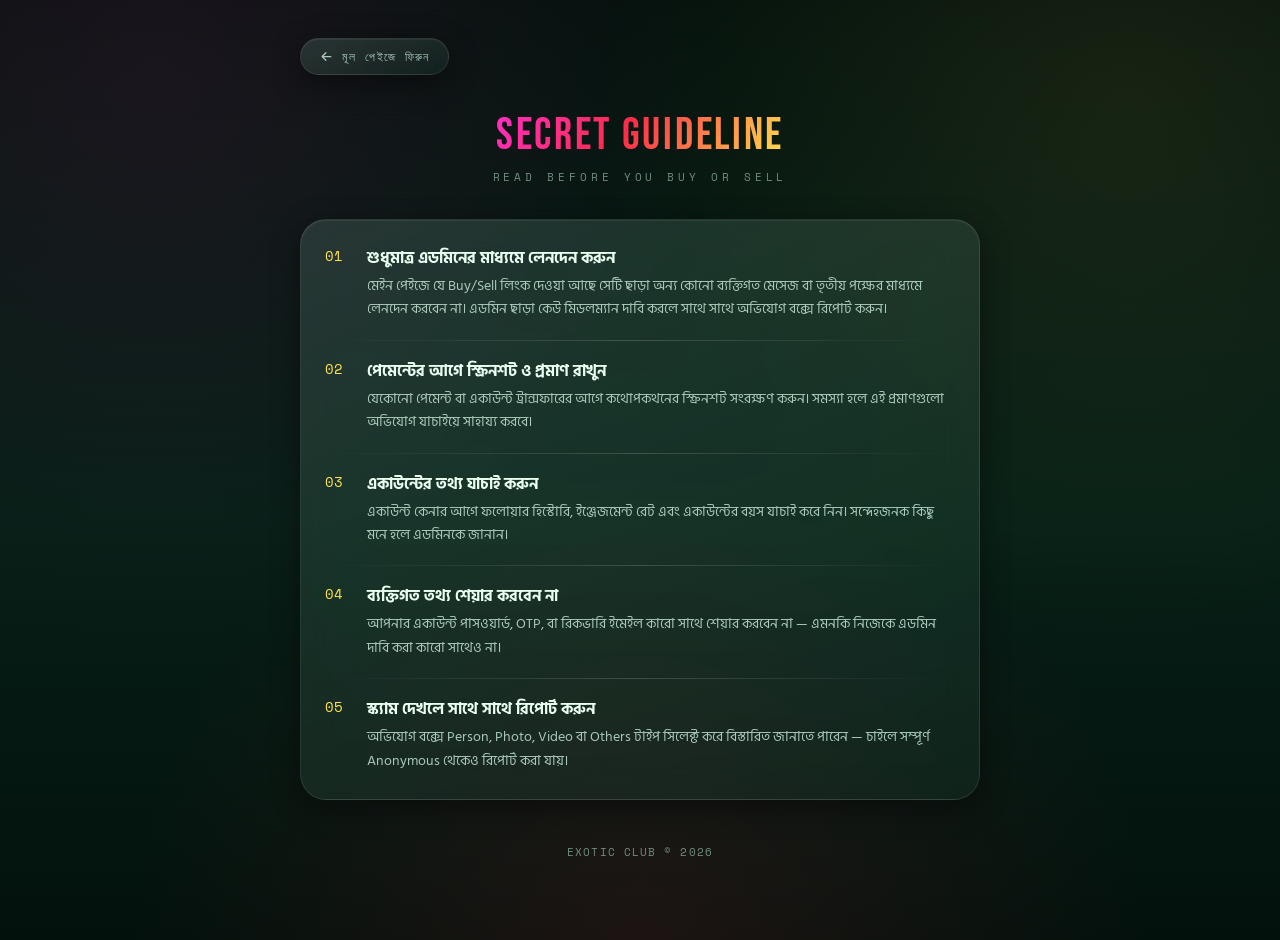
<file: guid.html>
<!DOCTYPE html>
<html lang="bn">
<head>
<meta charset="UTF-8" />
<meta name="viewport" content="width=device-width, initial-scale=1.0" />
<title>Secret Guideline — EXOTIC CLUB</title>
<link rel="stylesheet" href="style.css" />
</head>
<body>

<div class="wrap guide-wrap">

  <a href="index.html" class="back-link glass pill">
    <svg viewBox="0 0 24 24" fill="none" stroke="currentColor" stroke-width="2" stroke-linecap="round" stroke-linejoin="round" width="15" height="15"><path d="M19 12H5M11 18l-6-6 6-6"/></svg>
    মূল পেইজে ফিরুন
  </a>

  <div class="brand">
    <div class="guide-title">Secret Guideline</div>
    <div class="brand-tag">read before you buy or sell</div>
  </div>

  <div class="guide-card glass">

    <div class="guide-item">
      <span class="guide-num">01</span>
      <div>
        <h3>শুধুমাত্র এডমিনের মাধ্যমে লেনদেন করুন</h3>
        <p>মেইন পেইজে যে Buy/Sell লিংক দেওয়া আছে সেটি ছাড়া অন্য কোনো ব্যক্তিগত মেসেজ বা তৃতীয় পক্ষের মাধ্যমে লেনদেন করবেন না। এডমিন ছাড়া কেউ মিডলম্যান দাবি করলে সাথে সাথে অভিযোগ বক্সে রিপোর্ট করুন।</p>
      </div>
    </div>

    <div class="guide-divider"></div>

    <div class="guide-item">
      <span class="guide-num">02</span>
      <div>
        <h3>পেমেন্টের আগে স্ক্রিনশট ও প্রমাণ রাখুন</h3>
        <p>যেকোনো পেমেন্ট বা একাউন্ট ট্রান্সফারের আগে কথোপকথনের স্ক্রিনশট সংরক্ষণ করুন। সমস্যা হলে এই প্রমাণগুলো অভিযোগ যাচাইয়ে সাহায্য করবে।</p>
      </div>
    </div>

    <div class="guide-divider"></div>

    <div class="guide-item">
      <span class="guide-num">03</span>
      <div>
        <h3>একাউন্টের তথ্য যাচাই করুন</h3>
        <p>একাউন্ট কেনার আগে ফলোয়ার হিস্টোরি, ইঞ্জেজমেন্ট রেট এবং একাউন্টের বয়স যাচাই করে নিন। সন্দেহজনক কিছু মনে হলে এডমিনকে জানান।</p>
      </div>
    </div>

    <div class="guide-divider"></div>

    <div class="guide-item">
      <span class="guide-num">04</span>
      <div>
        <h3>ব্যক্তিগত তথ্য শেয়ার করবেন না</h3>
        <p>আপনার একাউন্ট পাসওয়ার্ড, OTP, বা রিকভারি ইমেইল কারো সাথে শেয়ার করবেন না — এমনকি নিজেকে এডমিন দাবি করা কারো সাথেও না।</p>
      </div>
    </div>

    <div class="guide-divider"></div>

    <div class="guide-item">
      <span class="guide-num">05</span>
      <div>
        <h3>স্ক্যাম দেখলে সাথে সাথে রিপোর্ট করুন</h3>
        <p>অভিযোগ বক্সে Person, Photo, Video বা Others টাইপ সিলেক্ট করে বিস্তারিত জানাতে পারেন — চাইলে সম্পূর্ণ Anonymous থেকেও রিপোর্ট করা যায়।</p>
      </div>
    </div>

  </div>

  <div class="site-footer">EXOTIC CLUB © <span id="year"></span></div>

</div>

<script>document.getElementById("year").textContent = new Date().getFullYear();</script>
</body>
</html>
</file>
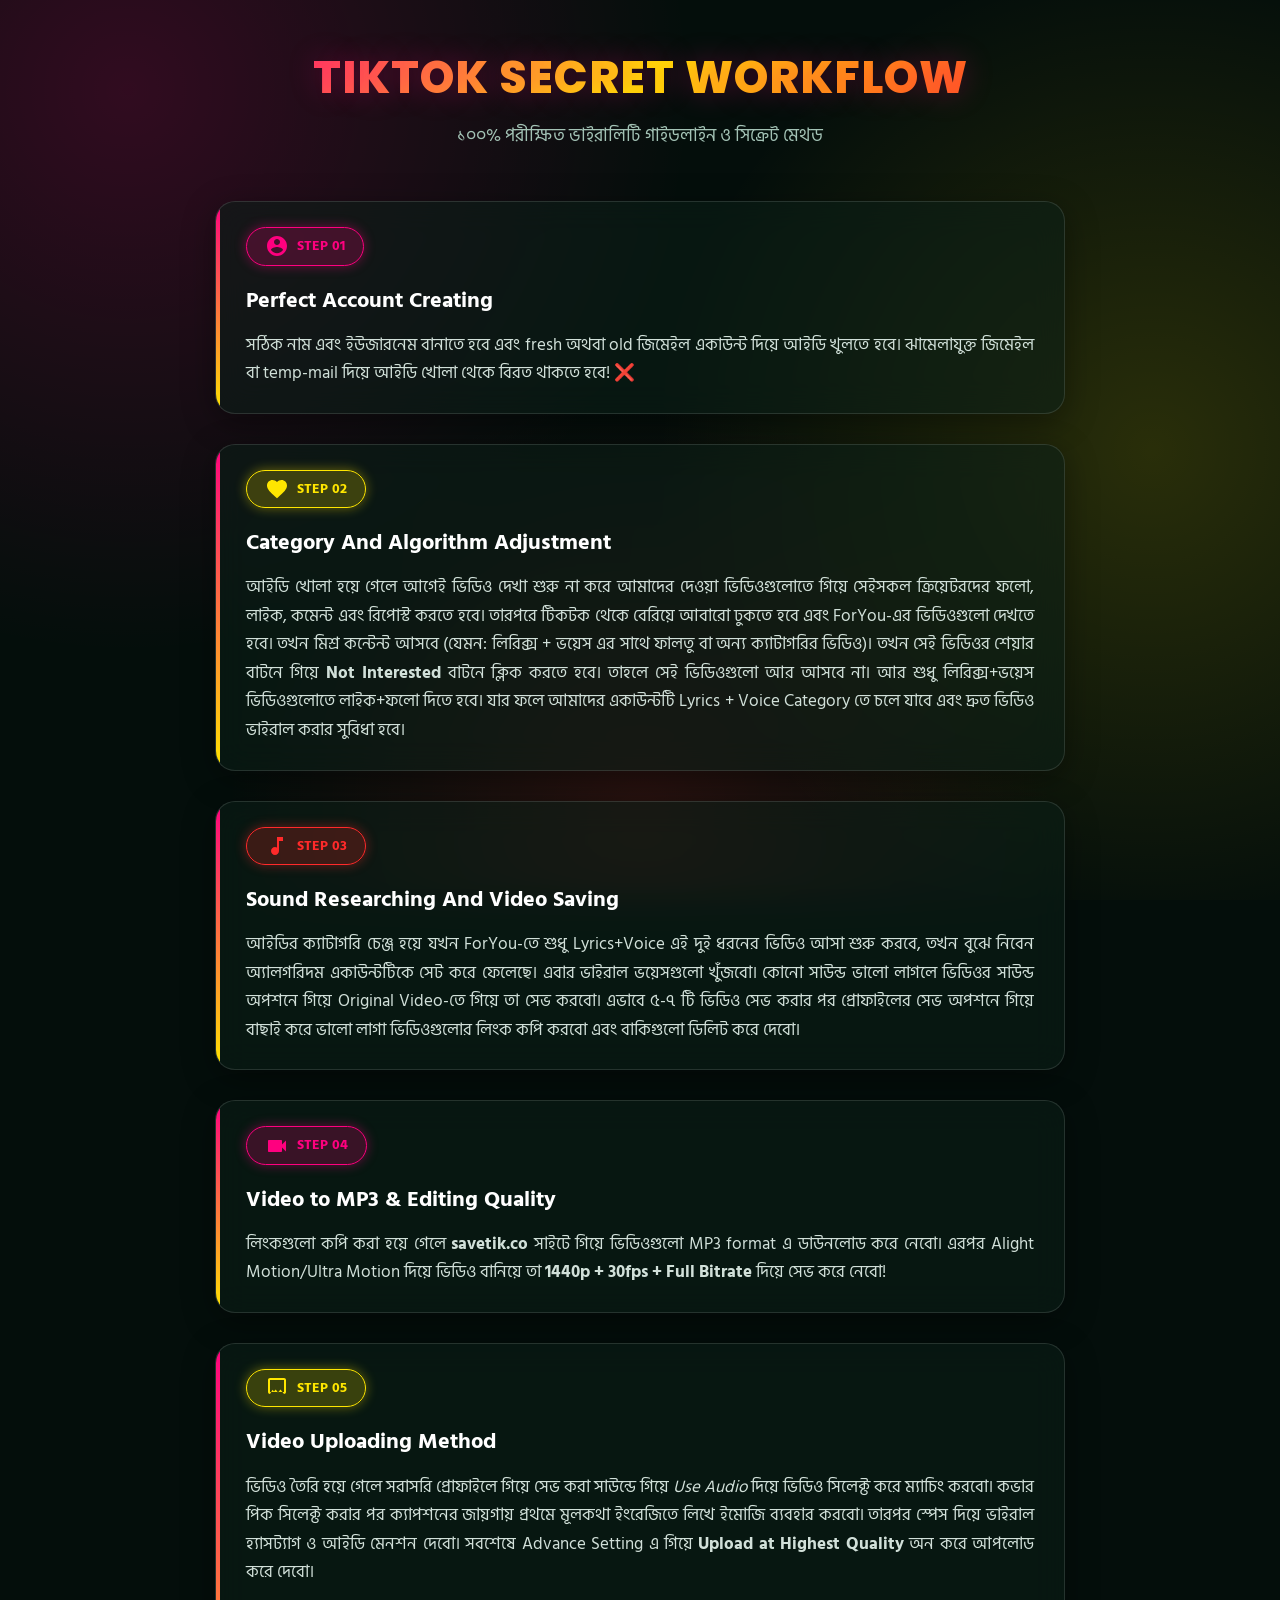
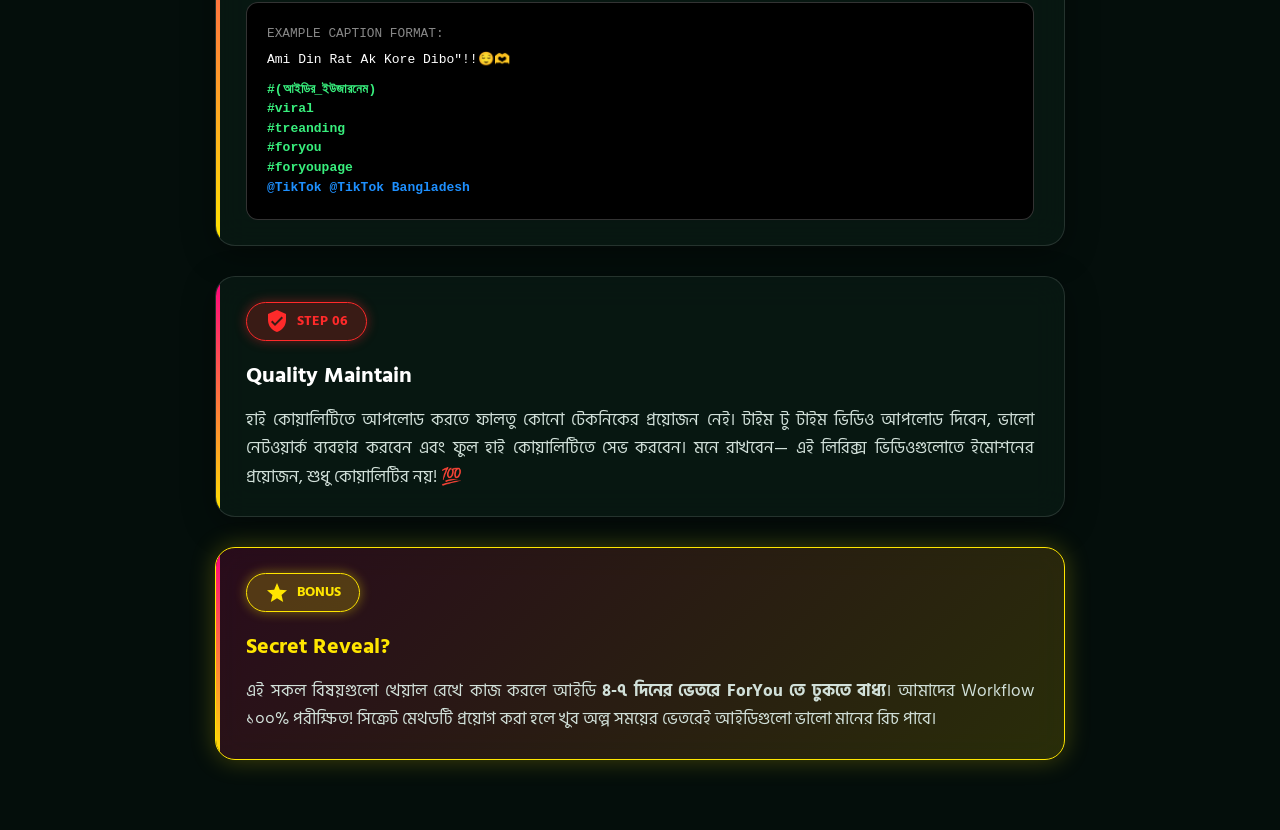
<file: sec.html>
<!DOCTYPE html>
<html lang="bn">
<head>
  <meta charset="UTF-8">
  <meta name="viewport" content="width=device-width, initial-scale=1.0">
  <title>TikTok Secret Workflow</title>
  <link href="https://fonts.googleapis.com/css2?family=Hind+Siliguri:wght@400;600;700&family=Poppins:wght@600;800&display=swap" rel="stylesheet">
  <style>
    :root {
      --bg-dark: #040e0b;
      --pink-glow: #ff007f;
      --red-glow: #ff2a2a;
      --yellow-glow: #ffe600;
      --glass-bg: rgba(12, 32, 24, 0.55);
      --glass-border: rgba(255, 255, 255, 0.12);
      --text-main: #f0f7f4;
    }

    * {
      box-sizing: border-box;
      margin: 0;
      padding: 0;
    }

    body {
      background-color: var(--bg-dark);
      background-image: 
        radial-gradient(circle at 10% 10%, rgba(255, 0, 127, 0.18), transparent 40%),
        radial-gradient(circle at 90% 50%, rgba(255, 230, 0, 0.15), transparent 40%),
        radial-gradient(circle at 50% 90%, rgba(255, 42, 42, 0.15), transparent 40%);
      background-attachment: fixed;
      font-family: 'Hind Siliguri', sans-serif;
      color: var(--text-main);
      padding: 40px 20px;
      line-height: 1.7;
    }

    .container {
      max-width: 850px;
      margin: 0 auto;
    }

    /* Header Styling */
    .header {
      text-align: center;
      margin-bottom: 50px;
    }

    .header h1 {
      font-family: 'Poppins', 'Hind Siliguri', sans-serif;
      font-size: 2.8rem;
      font-weight: 800;
      text-transform: uppercase;
      background: linear-gradient(135deg, var(--pink-glow), var(--yellow-glow), var(--red-glow));
      -webkit-background-clip: text;
      -webkit-text-fill-color: transparent;
      text-shadow: 0 0 30px rgba(255, 0, 127, 0.3);
      letter-spacing: 1px;
    }

    .subtitle {
      color: #a3c2b5;
      font-size: 1.1rem;
      margin-top: 5px;
    }

    /* Glassmorphism Card Style */
    .card {
      background: var(--glass-bg);
      backdrop-filter: blur(16px);
      -webkit-backdrop-filter: blur(16px);
      border: 1px solid var(--glass-border);
      border-radius: 20px;
      padding: 25px 30px;
      margin-bottom: 30px;
      box-shadow: 0 8px 32px 0 rgba(0, 0, 0, 0.37);
      position: relative;
      overflow: hidden;
    }

    .card::before {
      content: '';
      position: absolute;
      top: 0;
      left: 0;
      width: 4px;
      height: 100%;
      background: linear-gradient(to bottom, var(--pink-glow), var(--yellow-glow));
    }

    /* Pill Badges */
    .pill {
      display: inline-flex;
      align-items: center;
      gap: 8px;
      padding: 6px 18px;
      border-radius: 50px;
      font-size: 0.9rem;
      font-weight: 700;
      text-transform: uppercase;
      margin-bottom: 15px;
      box-shadow: 0 0 15px rgba(0, 0, 0, 0.5);
    }

    .pill-pink {
      background: rgba(255, 0, 127, 0.2);
      color: var(--pink-glow);
      border: 1px solid var(--pink-glow);
      box-shadow: 0 0 12px rgba(255, 0, 127, 0.4);
    }

    .pill-yellow {
      background: rgba(255, 230, 0, 0.2);
      color: var(--yellow-glow);
      border: 1px solid var(--yellow-glow);
      box-shadow: 0 0 12px rgba(255, 230, 0, 0.4);
    }

    .pill-red {
      background: rgba(255, 42, 42, 0.2);
      color: var(--red-glow);
      border: 1px solid var(--red-glow);
      box-shadow: 0 0 12px rgba(255, 42, 42, 0.4);
    }

    .card h2 {
      font-size: 1.4rem;
      color: #ffffff;
      margin-bottom: 12px;
      display: flex;
      align-items: center;
      gap: 10px;
    }

    .card p {
      color: #d1e0d9;
      font-size: 1.05rem;
      text-align: justify;
    }

    /* SVG Icon Styling */
    .icon {
      width: 24px;
      height: 24px;
      fill: currentColor;
    }

    /* Specific Code / UI Mockup for Uploading Method */
    .example-box {
      background: #000000;
      border: 1px solid rgba(255, 255, 255, 0.2);
      border-radius: 12px;
      padding: 20px;
      margin-top: 15px;
      font-family: monospace;
      color: #ffffff;
      box-shadow: inset 0 0 10px rgba(0,0,0,0.8);
    }

    .example-box .hashtags {
      color: #38ef7d;
      font-weight: bold;
      margin-top: 8px;
      line-height: 1.5;
    }

    .example-box .mentions {
      color: #1e90ff;
      font-weight: bold;
    }

    /* Secret Card Special Glow */
    .secret-card {
      background: linear-gradient(135deg, rgba(255, 0, 127, 0.15), rgba(255, 230, 0, 0.15));
      border: 1px solid var(--yellow-glow);
      box-shadow: 0 0 25px rgba(255, 230, 0, 0.25);
    }

    /* Print styling to ensure background print seamlessly */
    @media print {
      body {
        -webkit-print-color-adjust: exact;
        print-color-adjust: exact;
        background-color: #040e0b !important;
      }
      .card {
        break-inside: avoid;
      }
    }
  </style>
</head>
<body>

  <div class="container">
    
    <!-- Header -->
    <div class="header">
      <h1>Tiktok Secret Workflow</h1>
      <p class="subtitle">১০০% পরীক্ষিত ভাইরালিটি গাইডলাইন ও সিক্রেট মেথড</p>
    </div>

    <!-- Step 1 -->
    <div class="card">
      <div class="pill pill-pink">
        <svg class="icon" viewBox="0 0 24 24"><path d="M12 2C6.48 2 2 6.48 2 12s4.48 10 10 10 10-4.48 10-10S17.52 2 12 2zm0 3c1.66 0 3 1.34 3 3s-1.34 3-3 3-3-1.34-3-3 1.34-3 3-3zm0 14.2c-2.5 0-4.71-1.28-6-3.22.03-1.99 4-3.08 6-3.08 1.99 0 5.97 1.09 6 3.08-1.29 1.94-3.5 3.22-6 3.22z"/></svg>
        Step 01
      </div>
      <h2>Perfect Account Creating</h2>
      <p>সঠিক নাম এবং ইউজারনেম বানাতে হবে এবং fresh অথবা old জিমেইল একাউন্ট দিয়ে আইডি খুলতে হবে। ঝামেলাযুক্ত জিমেইল বা temp-mail দিয়ে আইডি খোলা থেকে বিরত থাকতে হবে! ❌</p>
    </div>

    <!-- Step 2 -->
    <div class="card">
      <div class="pill pill-yellow">
        <svg class="icon" viewBox="0 0 24 24"><path d="M12 21.35l-1.45-1.32C5.4 15.36 2 12.28 2 8.5 2 5.42 4.42 3 7.5 3c1.74 0 3.41.81 4.5 2.09C13.09 3.81 14.76 3 16.5 3 19.58 3 22 5.42 22 8.5c0 3.78-3.4 6.86-8.55 11.54L12 21.35z"/></svg>
        Step 02
      </div>
      <h2>Category And Algorithm Adjustment</h2>
      <p>আইডি খোলা হয়ে গেলে আগেই ভিডিও দেখা শুরু না করে আমাদের দেওয়া ভিডিওগুলোতে গিয়ে সেইসকল ক্রিয়েটরদের ফলো, লাইক, কমেন্ট এবং রিপোস্ট করতে হবে। তারপরে টিকটক থেকে বেরিয়ে আবারো ঢুকতে হবে এবং ForYou-এর ভিডিওগুলো দেখতে হবে। তখন মিশ্র কন্টেন্ট আসবে (যেমন: লিরিক্স + ভয়েস এর সাথে ফালতু বা অন্য ক্যাটাগরির ভিডিও)। তখন সেই ভিডিওর শেয়ার বাটনে গিয়ে <b>Not Interested</b> বাটনে ক্লিক করতে হবে। তাহলে সেই ভিডিওগুলো আর আসবে না। আর শুধু লিরিক্স+ভয়েস ভিডিওগুলোতে লাইক+ফলো দিতে হবে। যার ফলে আমাদের একাউন্টটি Lyrics + Voice Category তে চলে যাবে এবং দ্রুত ভিডিও ভাইরাল করার সুবিধা হবে।</p>
    </div>

    <!-- Step 3 -->
    <div class="card">
      <div class="pill pill-red">
        <svg class="icon" viewBox="0 0 24 24"><path d="M12 3v10.55c-.59-.34-1.27-.55-2-.55-2.21 0-4 1.79-4 4s1.79 4 4 4 4-1.79 4-4V7h4V3h-6z"/></svg>
        Step 03
      </div>
      <h2>Sound Researching And Video Saving</h2>
      <p>আইডির ক্যাটাগরি চেঞ্জ হয়ে যখন ForYou-তে শুধু Lyrics+Voice এই দুই ধরনের ভিডিও আসা শুরু করবে, তখন বুঝে নিবেন অ্যালগরিদম একাউন্টটিকে সেট করে ফেলেছে। এবার ভাইরাল ভয়েসগুলো খুঁজবো। কোনো সাউন্ড ভালো লাগলে ভিডিওর সাউন্ড অপশনে গিয়ে Original Video-তে গিয়ে তা সেভ করবো। এভাবে ৫-৭ টি ভিডিও সেভ করার পর প্রোফাইলের সেভ অপশনে গিয়ে বাছাই করে ভালো লাগা ভিডিওগুলোর লিংক কপি করবো এবং বাকিগুলো ডিলিট করে দেবো।</p>
    </div>

    <!-- Step 4 -->
    <div class="card">
      <div class="pill pill-pink">
        <svg class="icon" viewBox="0 0 24 24"><path d="M17 10.5V7c0-.55-.45-1-1-1H4c-.55 0-1 .45-1 1v10c0 .55.45 1 1 1h12c.55 0 1-.45 1-1v-3.5l4 4v-11l-4 4z"/></svg>
        Step 04
      </div>
      <h2>Video to MP3 & Editing Quality</h2>
      <p>লিংকগুলো কপি করা হয়ে গেলে <b>savetik.co</b> সাইটে গিয়ে ভিডিওগুলো MP3 format এ ডাউনলোড করে নেবো। এরপর Alight Motion/Ultra Motion দিয়ে ভিডিও বানিয়ে তা <b>1440p + 30fps + Full Bitrate</b> দিয়ে সেভ করে নেবো!</p>
    </div>

    <!-- Step 5 -->
    <div class="card">
      <div class="pill pill-yellow">
        <svg class="icon" viewBox="0 0 24 24"><path d="M5 4v12h14V4H5zm0-2h14c1.1 0 2 .9 2 2v12c0 1.1-.9 2-2 2H5c-1.1 0-2-.9-2-2V4c0-1.1.9-2 2-2zm8 14.5l-2.33-3.04-1.67 2.16-1.5-1.92L5 18h14l-3.5-4.5z"/></svg>
        Step 05
      </div>
      <h2>Video Uploading Method</h2>
      <p>ভিডিও তৈরি হয়ে গেলে সরাসরি প্রোফাইলে গিয়ে সেভ করা সাউন্ডে গিয়ে <i>Use Audio</i> দিয়ে ভিডিও সিলেক্ট করে ম্যাচিং করবো। কভার পিক সিলেক্ট করার পর ক্যাপশনের জায়গায় প্রথমে মূলকথা ইংরেজিতে লিখে ইমোজি ব্যবহার করবো। তারপর স্পেস দিয়ে ভাইরাল হ্যাসট্যাগ ও আইডি মেনশন দেবো। সবশেষে Advance Setting এ গিয়ে <b>Upload at Highest Quality</b> অন করে আপলোড করে দেবো।</p>
      
      <!-- Photo Example Box -->
      <div class="example-box">
        <div style="font-size: 0.8rem; color: #888; margin-bottom: 5px;">EXAMPLE CAPTION FORMAT:</div>
        <div>Ami Din Rat Ak Kore Dibo"!!😌🫶</div>
        <div class="hashtags">
          #(আইডির_ইউজারনেম)<br>
          #viral<br>
          #treanding<br>
          #foryou<br>
          #foryoupage
        </div>
        <div class="mentions">@TikTok @TikTok Bangladesh</div>
      </div>
    </div>

    <!-- Step 6 -->
    <div class="card">
      <div class="pill pill-red">
        <svg class="icon" viewBox="0 0 24 24"><path d="M12 1L3 5v6c0 5.55 3.84 10.74 9 12 5.16-1.26 9-6.45 9-12V5l-9-4zm-2 16l-4-4 1.41-1.41L10 14.17l6.59-6.59L18 9l-8 8z"/></svg>
        Step 06
      </div>
      <h2>Quality Maintain</h2>
      <p>হাই কোয়ালিটিতে আপলোড করতে ফালতু কোনো টেকনিকের প্রয়োজন নেই। টাইম টু টাইম ভিডিও আপলোড দিবেন, ভালো নেটওয়ার্ক ব্যবহার করবেন এবং ফুল হাই কোয়ালিটিতে সেভ করবেন। মনে রাখবেন— এই লিরিক্স ভিডিওগুলোতে ইমোশনের প্রয়োজন, শুধু কোয়ালিটির নয়! 💯</p>
    </div>

    <!-- Secret Reveal -->
    <div class="card secret-card">
      <div class="pill pill-yellow">
        <svg class="icon" viewBox="0 0 24 24"><path d="M12 17.27L18.18 21l-1.64-7.03L22 9.24l-7.19-.61L12 2 9.19 8.63 2 9.24l5.46 4.73L5.82 21z"/></svg>
        Bonus
      </div>
      <h2 style="color: var(--yellow-glow);">Secret Reveal?</h2>
      <p>এই সকল বিষয়গুলো খেয়াল রেখে কাজ করলে আইডি <b>৪-৭ দিনের ভেতরে ForYou তে ঢুকতে বাধ্য</b>। আমাদের Workflow ১০০% পরীক্ষিত! সিক্রেট মেথডটি প্রয়োগ করা হলে খুব অল্প সময়ের ভেতরেই আইডিগুলো ভালো মানের রিচ পাবে।</p>
    </div>

  </div>

</body>
</html>
</file>
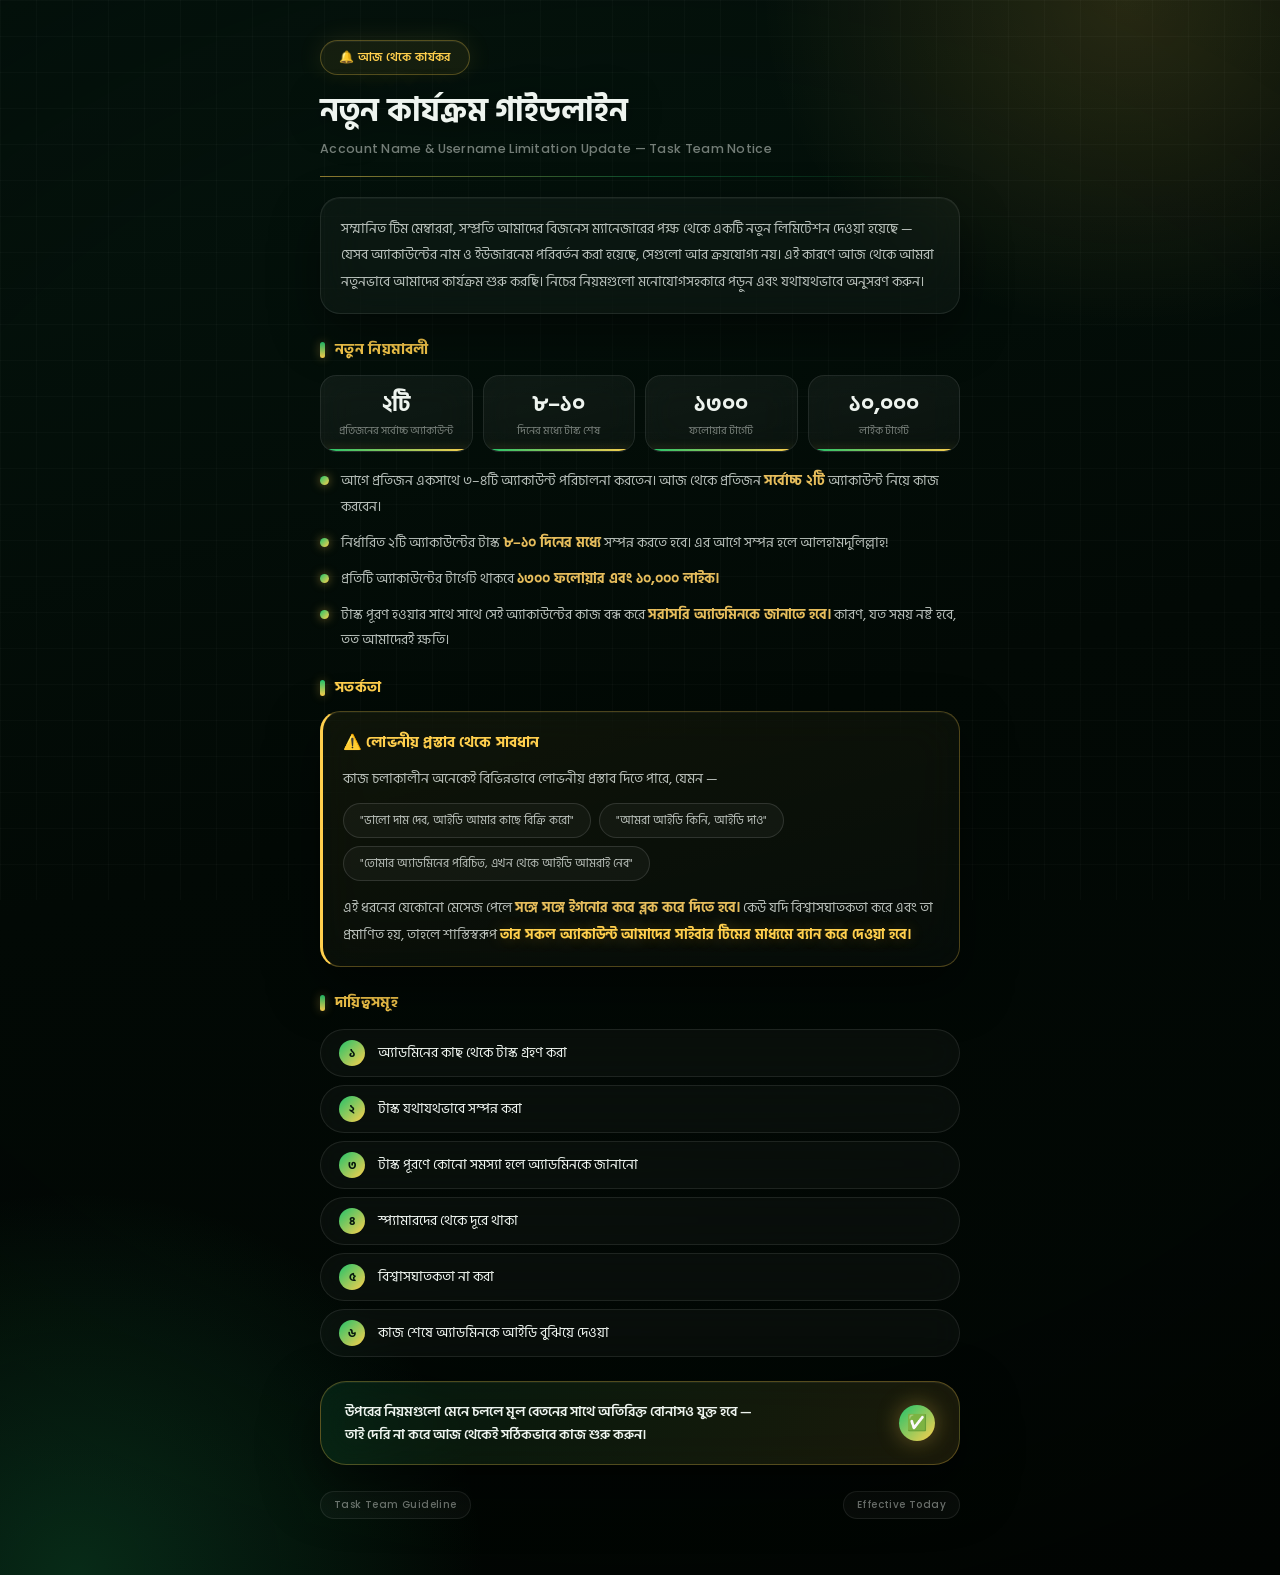
<file: নতুন_কার্যক্রম_গাইডলাইন.html>
<!DOCTYPE html>
<html lang="bn">
<head>
<meta charset="UTF-8">
<meta name="viewport" content="width=device-width, initial-scale=1.0">
<title>নতুন কার্যক্রম গাইডলাইন</title>
<link rel="preconnect" href="https://fonts.googleapis.com">
<link rel="preconnect" href="https://fonts.gstatic.com" crossorigin>
<link href="https://fonts.googleapis.com/css2?family=Hind+Siliguri:wght@400;500;600;700&family=Poppins:wght@500;600;700&display=swap" rel="stylesheet">
<style>
  :root{
    --bg-0:#020905;
    --bg-1:#04140d;
    --bg-2:#071f14;

    --gold:#ffcf4d;
    --gold-soft:#e6bd5c;
    --gold-dim: rgba(255,207,77,0.55);
    --green:#20c26b;
    --green-deep:#0c3d26;
    --green-glow: rgba(32,194,107,0.20);
    --gold-glow: rgba(255,207,77,0.14);

    --white:#eef4ef;
    --ink-soft: rgba(238,244,239,0.76);
    --ink-faint: rgba(238,244,239,0.48);

    --glass: rgba(255,255,255,0.032);
    --glass-strong: rgba(255,255,255,0.055);
    --glass-border: rgba(255,255,255,0.09);
    --gold-border: rgba(255,207,77,0.28);
    --green-border: rgba(32,194,107,0.28);
  }

  *{ box-sizing:border-box; margin:0; padding:0; }

  html{ background: var(--bg-0); }

  body{
    font-family: 'Hind Siliguri', 'Noto Sans Bengali', 'Nirmala UI', 'Vrinda', sans-serif;
    color: var(--white);
    min-height:100vh;
    display:flex;
    justify-content:center;
    position:relative;
    background:
      radial-gradient(46% 34% at 88% 0%, var(--gold-glow) 0%, transparent 62%),
      radial-gradient(55% 42% at 6% 100%, var(--green-glow) 0%, transparent 58%),
      radial-gradient(130% 85% at 50% 45%, transparent 45%, rgba(0,0,0,0.62) 100%),
      linear-gradient(165deg, var(--bg-1) 0%, var(--bg-0) 48%, #010603 100%);
    padding: 40px 16px 56px 16px;
  }

  body::before{
    content:"";
    position:fixed; inset:0;
    background-image:
      linear-gradient(rgba(255,255,255,0.022) 1px, transparent 1px),
      linear-gradient(90deg, rgba(255,255,255,0.022) 1px, transparent 1px);
    background-size: 36px 36px;
    pointer-events:none;
  }

  .sheet{
    position:relative; z-index:1;
    width:100%;
    max-width: 640px;
  }

  /* ---------- HEADER ---------- */
  .eyebrow{
    display:inline-flex;
    align-items:center;
    gap:8px;
    padding:7px 18px;
    border-radius:999px;
    background: rgba(255,207,77,0.07);
    border: 1px solid var(--gold-border);
    color: var(--gold);
    font-weight:600;
    font-size:12px;
    letter-spacing:0.4px;
    box-shadow: 0 0 26px rgba(255,207,77,0.10), inset 0 1px 0 rgba(255,255,255,0.05);
  }

  .header{ margin-bottom: 20px; }

  h1.title{
    margin-top:16px;
    font-size:32px;
    font-weight:700;
    line-height:1.3;
    color: var(--white);
    text-shadow: 0 4px 30px rgba(0,0,0,0.55);
  }

  .subtitle{
    margin-top:7px;
    font-family:'Poppins', 'Hind Siliguri', sans-serif;
    font-size:12.5px;
    font-weight:500;
    color: var(--ink-faint);
    letter-spacing:0.3px;
  }

  .divider{
    margin-top:18px;
    height:1px;
    width:100%;
    background: linear-gradient(90deg, var(--gold-dim), rgba(32,194,107,0.35), transparent);
  }

  /* ---------- GLASS CARD ---------- */
  .card{
    background: var(--glass);
    border: 1px solid var(--glass-border);
    border-radius: 20px;
    padding: 18px 20px;
    backdrop-filter: blur(22px);
    -webkit-backdrop-filter: blur(22px);
    box-shadow: 0 20px 50px rgba(0,0,0,0.45), inset 0 1px 0 rgba(255,255,255,0.04);
  }

  .section-label{
    display:flex;
    align-items:center;
    gap:10px;
    font-size:14.5px;
    font-weight:700;
    color: var(--gold);
    letter-spacing:0.3px;
    margin: 24px 0 12px 0;
  }
  .section-label .bar{
    width:5px; height:16px; border-radius:3px;
    background: linear-gradient(180deg, var(--green), var(--gold));
    display:inline-block;
    box-shadow: 0 0 10px rgba(255,207,77,0.35);
  }

  .intro-text{
    font-size:14px;
    line-height:1.9;
    color: var(--ink-soft);
  }

  /* ---------- STAT GRID (signature element) ---------- */
  .stat-grid{
    display:grid;
    grid-template-columns: repeat(4, 1fr);
    gap:10px;
    margin-top:14px;
  }
  @media (max-width:480px){
    .stat-grid{ grid-template-columns: repeat(2, 1fr); }
  }
  .stat-tile{
    background: linear-gradient(165deg, var(--glass-strong), var(--glass));
    border: 1px solid var(--glass-border);
    border-radius: 16px;
    padding: 16px 8px 13px 8px;
    text-align:center;
    backdrop-filter: blur(16px);
    -webkit-backdrop-filter: blur(16px);
    position:relative;
    overflow:hidden;
  }
  .stat-tile::after{
    content:"";
    position:absolute; left:0; right:0; bottom:0; height:2.5px;
    background: linear-gradient(90deg, var(--green), var(--gold));
    box-shadow: 0 0 10px rgba(255,207,77,0.35);
  }
  .stat-num{
    font-size:22px;
    font-weight:700;
    color: var(--white);
    line-height:1.15;
  }
  .stat-label{
    margin-top:6px;
    font-size:10.5px;
    color: var(--ink-faint);
    line-height:1.4;
  }

  .rule-list{
    margin-top:16px;
    display:flex;
    flex-direction:column;
    gap:11px;
  }
  .rule-item{
    display:flex;
    gap:12px;
    align-items:flex-start;
    font-size:14px;
    line-height:1.8;
    color: var(--ink-soft);
  }
  .rule-dot{
    flex:0 0 auto;
    width:9px; height:9px;
    margin-top:8px;
    border-radius:50%;
    background: linear-gradient(135deg, var(--green), var(--gold));
    box-shadow: 0 0 10px rgba(255,207,77,0.5);
  }
  .rule-item b{ color: var(--gold-soft); font-weight:700; }

  /* ---------- WARNING CARD ---------- */
  .warning-card{
    background: linear-gradient(165deg, rgba(255,207,77,0.055), rgba(255,255,255,0.02));
    border: 1px solid var(--gold-border);
    border-left: 3px solid var(--gold);
    border-radius: 20px;
    padding: 18px 20px;
    backdrop-filter: blur(22px);
    -webkit-backdrop-filter: blur(22px);
    box-shadow: 0 20px 50px rgba(0,0,0,0.5), inset 0 1px 0 rgba(255,255,255,0.04);
  }
  .warning-title{
    display:flex; align-items:center; gap:8px;
    font-size:15px; font-weight:700; color: var(--gold);
    margin-bottom:11px;
    letter-spacing:0.2px;
  }
  .chip-row{
    display:flex;
    flex-wrap:wrap;
    gap:8px;
    margin: 10px 0 14px 0;
  }
  .chip{
    display:inline-block;
    padding:7px 16px;
    border-radius:999px;
    background: rgba(255,255,255,0.035);
    border:1px solid rgba(255,255,255,0.12);
    font-size:11.5px;
    color: var(--ink-soft);
  }
  .warning-text{
    font-size:14px;
    line-height:1.9;
    color: var(--ink-soft);
  }
  .warning-text b{ color: var(--gold-soft); font-weight:700; }
  .warning-text .danger{
    color: var(--gold);
    font-weight:700;
    text-shadow: 0 0 16px rgba(255,207,77,0.30);
  }

  /* ---------- RESPONSIBILITY CHECKLIST ---------- */
  .resp-grid{
    margin-top:15px;
    display:flex;
    flex-direction:column;
    gap:8px;
  }
  .resp-item{
    display:flex;
    align-items:center;
    gap:13px;
    background: var(--glass);
    border:1px solid var(--glass-border);
    border-radius: 999px;
    padding: 10px 18px;
    backdrop-filter: blur(16px);
    -webkit-backdrop-filter: blur(16px);
  }
  .resp-num{
    flex:0 0 auto;
    width:26px; height:26px;
    border-radius:50%;
    background: linear-gradient(135deg, var(--green), var(--gold));
    color:#06170d;
    font-weight:700;
    font-size:12px;
    display:flex; align-items:center; justify-content:center;
  }
  .resp-text{
    font-size:13.5px;
    color: var(--white);
  }

  /* ---------- CLOSING CTA ---------- */
  .cta-bar{
    margin-top:24px;
    display:flex;
    align-items:center;
    justify-content:space-between;
    gap:16px;
    padding: 18px 24px;
    border-radius:26px;
    background: linear-gradient(120deg, rgba(32,194,107,0.10), rgba(255,207,77,0.10));
    border: 1px solid var(--gold-border);
    backdrop-filter: blur(20px);
    -webkit-backdrop-filter: blur(20px);
    box-shadow: 0 22px 55px rgba(0,0,0,0.5), inset 0 1px 0 rgba(255,255,255,0.05);
  }
  .cta-text{
    font-size:14px;
    font-weight:600;
    color: var(--white);
    line-height:1.65;
  }
  .cta-check{
    flex:0 0 auto;
    width:36px; height:36px;
    border-radius:50%;
    background: linear-gradient(135deg, var(--green), var(--gold));
    display:flex; align-items:center; justify-content:center;
    font-size:16px;
    box-shadow: 0 0 22px rgba(255,207,77,0.35);
  }

  .footer{
    margin-top: 26px;
    display:flex;
    justify-content:space-between;
    align-items:center;
    font-family:'Poppins', sans-serif;
    font-size:10px;
    font-weight:500;
    color: var(--ink-faint);
    letter-spacing:0.4px;
  }
  .footer .pill-tag{
    padding:5px 13px;
    border-radius:999px;
    border:1px solid var(--glass-border);
    background: var(--glass);
  }

  @media (max-width: 420px){
    h1.title{ font-size:26px; }
    .cta-bar{ flex-direction:column; align-items:flex-start; }
  }
</style>
</head>
<body>
<div class="sheet">

  <div class="header">
    <span class="eyebrow">🔔 আজ থেকে কার্যকর</span>
    <h1 class="title">নতুন কার্যক্রম গাইডলাইন</h1>
    <div class="subtitle">Account Name &amp; Username Limitation Update — Task Team Notice</div>
    <div class="divider"></div>
  </div>

  <div class="card">
    <p class="intro-text">
      সম্মানিত টিম মেম্বাররা, সম্প্রতি আমাদের বিজনেস ম্যানেজারের পক্ষ থেকে একটি নতুন লিমিটেশন দেওয়া হয়েছে —
      যেসব অ্যাকাউন্টের নাম ও ইউজারনেম পরিবর্তন করা হয়েছে, সেগুলো আর ক্রয়যোগ্য নয়। এই কারণে আজ থেকে আমরা
      নতুনভাবে আমাদের কার্যক্রম শুরু করছি। নিচের নিয়মগুলো মনোযোগসহকারে পড়ুন এবং যথাযথভাবে অনুসরণ করুন।
    </p>
  </div>

  <div class="section-label"><span class="bar"></span> নতুন নিয়মাবলী</div>

  <div class="stat-grid">
    <div class="stat-tile">
      <div class="stat-num">২টি</div>
      <div class="stat-label">প্রতিজনের সর্বোচ্চ অ্যাকাউন্ট</div>
    </div>
    <div class="stat-tile">
      <div class="stat-num">৮–১০</div>
      <div class="stat-label">দিনের মধ্যে টাস্ক শেষ</div>
    </div>
    <div class="stat-tile">
      <div class="stat-num">১৩০০</div>
      <div class="stat-label">ফলোয়ার টার্গেট</div>
    </div>
    <div class="stat-tile">
      <div class="stat-num">১০,০০০</div>
      <div class="stat-label">লাইক টার্গেট</div>
    </div>
  </div>

  <div class="rule-list">
    <div class="rule-item">
      <span class="rule-dot"></span>
      <span>আগে প্রতিজন একসাথে ৩–৪টি অ্যাকাউন্ট পরিচালনা করতেন। আজ থেকে প্রতিজন <b>সর্বোচ্চ ২টি</b> অ্যাকাউন্ট নিয়ে কাজ করবেন।</span>
    </div>
    <div class="rule-item">
      <span class="rule-dot"></span>
      <span>নির্ধারিত ২টি অ্যাকাউন্টের টাস্ক <b>৮–১০ দিনের মধ্যে</b> সম্পন্ন করতে হবে। এর আগে সম্পন্ন হলে আলহামদুলিল্লাহ!</span>
    </div>
    <div class="rule-item">
      <span class="rule-dot"></span>
      <span>প্রতিটি অ্যাকাউন্টের টার্গেট থাকবে <b>১৩০০ ফলোয়ার এবং ১০,০০০ লাইক।</b></span>
    </div>
    <div class="rule-item">
      <span class="rule-dot"></span>
      <span>টাস্ক পূরণ হওয়ার সাথে সাথে সেই অ্যাকাউন্টের কাজ বন্ধ করে <b>সরাসরি অ্যাডমিনকে জানাতে হবে।</b> কারণ, যত সময় নষ্ট হবে, তত আমাদেরই ক্ষতি।</span>
    </div>
  </div>

  <div class="section-label" style="margin-top:24px"><span class="bar"></span> সতর্কতা</div>

  <div class="warning-card">
    <div class="warning-title">⚠️ লোভনীয় প্রস্তাব থেকে সাবধান</div>
    <p class="warning-text">কাজ চলাকালীন অনেকেই বিভিন্নভাবে লোভনীয় প্রস্তাব দিতে পারে, যেমন —</p>
    <div class="chip-row">
      <span class="chip">"ভালো দাম দেব, আইডি আমার কাছে বিক্রি করো"</span>
      <span class="chip">"আমরা আইডি কিনি, আইডি দাও"</span>
      <span class="chip">"তোমার অ্যাডমিনের পরিচিত, এখন থেকে আইডি আমরাই নেব"</span>
    </div>
    <p class="warning-text">
      এই ধরনের যেকোনো মেসেজ পেলে <b>সঙ্গে সঙ্গে ইগনোর করে ব্লক করে দিতে হবে।</b>
      কেউ যদি বিশ্বাসঘাতকতা করে এবং তা প্রমাণিত হয়, তাহলে শাস্তিস্বরূপ
      <span class="danger">তার সকল অ্যাকাউন্ট আমাদের সাইবার টিমের মাধ্যমে ব্যান করে দেওয়া হবে।</span>
    </p>
  </div>

  <div class="section-label"><span class="bar"></span> দায়িত্বসমূহ</div>

  <div class="resp-grid">
    <div class="resp-item"><span class="resp-num">১</span><span class="resp-text">অ্যাডমিনের কাছ থেকে টাস্ক গ্রহণ করা</span></div>
    <div class="resp-item"><span class="resp-num">২</span><span class="resp-text">টাস্ক যথাযথভাবে সম্পন্ন করা</span></div>
    <div class="resp-item"><span class="resp-num">৩</span><span class="resp-text">টাস্ক পূরণে কোনো সমস্যা হলে অ্যাডমিনকে জানানো</span></div>
    <div class="resp-item"><span class="resp-num">৪</span><span class="resp-text">স্প্যামারদের থেকে দূরে থাকা</span></div>
    <div class="resp-item"><span class="resp-num">৫</span><span class="resp-text">বিশ্বাসঘাতকতা না করা</span></div>
    <div class="resp-item"><span class="resp-num">৬</span><span class="resp-text">কাজ শেষে অ্যাডমিনকে আইডি বুঝিয়ে দেওয়া</span></div>
  </div>

  <div class="cta-bar">
    <span class="cta-text">উপরের নিয়মগুলো মেনে চললে মূল বেতনের সাথে অতিরিক্ত বোনাসও যুক্ত হবে —<br>তাই দেরি না করে আজ থেকেই সঠিকভাবে কাজ শুরু করুন।</span>
    <span class="cta-check">✅</span>
  </div>

  <div class="footer">
    <span class="pill-tag">Task Team Guideline</span>
    <span class="pill-tag">Effective Today</span>
  </div>

</div>
</body>
</html>
</file>
<file: style.css>
/* ==========================================================================
   EXOTIC CLUB — Design System
   Deep-green glass nightclub aesthetic. Neon pink / red / yellow.
   ========================================================================== */

@import url('https://fonts.googleapis.com/css2?family=Audiowide&family=Bebas+Neue&family=Poppins:wght@300;400;500;600;700;800&family=Hind+Siliguri:wght@400;500;600;700&family=Space+Mono:wght@400;700&display=swap');

:root{
  /* --- palette --- */
  --bg-0:#03110c;          /* void green-black */
  --bg-1:#061f16;          /* base panel green */
  --bg-2:#0a2c1f;          /* raised panel green */
  --glass:rgba(16,46,34,0.38);
  --glass-light:rgba(255,255,255,0.05);
  --glass-border:rgba(255,255,255,0.09);
  --glass-border-strong:rgba(255,255,255,0.16);

  --pink:#ff2ec4;
  --pink-soft:#ff8adf;
  --red:#ff2b48;
  --red-soft:#ff7a8d;
  --yellow:#ffe14d;
  --yellow-soft:#fff3a8;
  --mint:#39ffb0;
  --mint-soft:#a8ffdd;

  --ink:#eafff1;
  --ink-dim:#a9c9ba;
  --ink-faint:#6f8f7e;

  --grad-neon: linear-gradient(120deg,var(--pink) 0%, var(--red) 45%, var(--yellow) 100%);
  --grad-glass: linear-gradient(160deg, rgba(255,255,255,0.10), rgba(255,255,255,0.015));

  --radius-pill:999px;
  --radius-lg:26px;
  --radius-md:18px;

  --shadow-soft:0 8px 30px rgba(0,0,0,0.45);
  --shadow-neon-pink:0 0 22px rgba(255,46,196,0.35), 0 0 60px rgba(255,46,196,0.12);
  --shadow-neon-red:0 0 22px rgba(255,43,72,0.35), 0 0 60px rgba(255,43,72,0.12);
  --shadow-neon-yellow:0 0 22px rgba(255,225,77,0.30), 0 0 60px rgba(255,225,77,0.10);
  --shadow-neon-mint:0 0 22px rgba(57,255,176,0.35), 0 0 60px rgba(57,255,176,0.12);

  --ease:cubic-bezier(.22,.9,.35,1);

  --font-display:'Audiowide', sans-serif;
  --font-logo:'Bebas Neue', sans-serif;
  --font-body:'Poppins', sans-serif;
  --font-bn:'Hind Siliguri','Poppins', sans-serif;
  --font-mono:'Space Mono', monospace;
}

*,*::before,*::after{ box-sizing:border-box; -webkit-tap-highlight-color:transparent; }
html{ scroll-behavior:smooth; }
a, button, input, textarea, select{ -webkit-tap-highlight-color:transparent; }

body{
  margin:0;
  min-height:100vh;
  font-family:var(--font-bn);
  color:var(--ink);
  background:
    radial-gradient(circle at 12% 8%, rgba(255,46,196,0.09), transparent 40%),
    radial-gradient(circle at 88% 12%, rgba(255,225,77,0.08), transparent 38%),
    radial-gradient(circle at 50% 100%, rgba(255,43,72,0.10), transparent 45%),
    linear-gradient(180deg, var(--bg-0) 0%, var(--bg-1) 55%, var(--bg-0) 100%);
  overflow-x:hidden;
  position:relative;
}

/* ambient scanline + grain layer — subtle club-monitor atmosphere */
body::before{
  content:"";
  position:fixed; inset:0;
  pointer-events:none;
  z-index:0;
  background:repeating-linear-gradient(
    to bottom, rgba(255,255,255,0.018) 0px, rgba(255,255,255,0.018) 1px,
    transparent 2px, transparent 4px
  );
  mix-blend-mode:overlay;
  opacity:.5;
}

::selection{ background:var(--pink); color:#0a0a0a; }

a{ color:inherit; text-decoration:none; }
button{ font-family:inherit; cursor:pointer; }

::-webkit-scrollbar{ width:9px; }
::-webkit-scrollbar-track{ background:var(--bg-0); }
::-webkit-scrollbar-thumb{ background:linear-gradient(var(--pink),var(--red)); border-radius:10px; }

/* --- focus visibility (accessibility) --- */
a:focus-visible, button:focus-visible, input:focus-visible, textarea:focus-visible, select:focus-visible{
  outline:2px solid var(--yellow);
  outline-offset:3px;
  border-radius:10px;
}

@media (prefers-reduced-motion: reduce){
  *{ animation-duration:.001ms !important; animation-iteration-count:1 !important; transition-duration:.001ms !important; scroll-behavior:auto !important; }
}

/* ==========================================================================
   Glass primitives
   ========================================================================== */

.glass{
  background:var(--grad-glass), var(--glass);
  backdrop-filter:blur(18px) saturate(140%);
  -webkit-backdrop-filter:blur(18px) saturate(140%);
  border:1px solid var(--glass-border);
  box-shadow:var(--shadow-soft), inset 0 1px 0 rgba(255,255,255,0.06);
}

.pill{ border-radius:var(--radius-pill); }

/* ==========================================================================
   Layout shell
   ========================================================================== */

.wrap{
  position:relative;
  z-index:1;
  max-width:760px;
  margin:0 auto;
  padding:38px 20px 80px;
  display:flex;
  flex-direction:column;
  align-items:center;
  gap:34px;
}

/* ==========================================================================
   Notice pill
   ========================================================================== */

.notice-pill{
  display:flex;
  align-items:center;
  gap:10px;
  padding:11px 22px;
  font-family:var(--font-bn);
  font-size:.92rem;
  font-weight:500;
  color:var(--ink);
  max-width:100%;
}
.notice-pill .dot{
  width:8px; height:8px; border-radius:50%;
  background:var(--yellow);
  box-shadow:0 0 10px 2px var(--yellow);
  flex:0 0 auto;
  animation:pulse-dot 1.8s infinite ease-in-out;
}
.notice-pill span.txt{
  white-space:nowrap;
  overflow:hidden;
  text-overflow:ellipsis;
  max-width:60vw;
}
@keyframes pulse-dot{
  0%,100%{ opacity:1; transform:scale(1); }
  50%{ opacity:.4; transform:scale(.7); }
}

/* ==========================================================================
   Brand / logo
   ========================================================================== */

.brand{
  text-align:center;
  display:flex;
  flex-direction:column;
  align-items:center;
  gap:6px;
}
.brand-logo{
  font-family:var(--font-logo);
  font-size:clamp(2.6rem, 10vw, 4.2rem);
  letter-spacing:.1em;
  line-height:1;
  background:var(--grad-neon);
  -webkit-background-clip:text;
  background-clip:text;
  color:transparent;
  filter:drop-shadow(0 0 18px rgba(255,46,196,0.35)) drop-shadow(0 0 30px rgba(255,225,77,0.2));
  animation:flicker-in 2.4s var(--ease) both;
}
.brand-tag{
  font-family:var(--font-mono);
  font-size:.7rem;
  letter-spacing:.35em;
  text-transform:uppercase;
  color:var(--ink-faint);
}

@keyframes flicker-in{
  0%{ opacity:0; filter:blur(6px) brightness(2); }
  8%{ opacity:1; }
  10%{ opacity:.2; }
  13%{ opacity:1; }
  16%{ opacity:.3; }
  20%{ opacity:1; filter:blur(0) brightness(1.3); }
  100%{ opacity:1; filter:blur(0) brightness(1); }
}

/* ==========================================================================
   Main action buttons
   ========================================================================== */

.action-stack{
  width:100%;
  display:flex;
  flex-direction:column;
  gap:16px;
  position:relative;
}

.main-btn{
  position:relative;
  width:100%;
  padding:19px 26px;
  display:flex;
  align-items:center;
  justify-content:space-between;
  gap:14px;
  font-family:var(--font-bn);
  font-size:1.02rem;
  font-weight:600;
  color:var(--ink);
  border:1px solid var(--glass-border);
  transition:transform .35s var(--ease), box-shadow .35s var(--ease), border-color .35s var(--ease);
  isolation:isolate;
  overflow:hidden;
}
.main-btn::before{
  content:"";
  position:absolute; inset:0;
  border-radius:inherit;
  padding:1px;
  background:var(--grad-neon);
  -webkit-mask:linear-gradient(#000 0 0) content-box, linear-gradient(#000 0 0);
  -webkit-mask-composite:xor;
  mask-composite:exclude;
  opacity:0;
  transition:opacity .35s var(--ease);
  z-index:-1;
}
.main-btn:hover, .main-btn:focus-visible{
  transform:translateY(-3px);
  border-color:transparent;
}
.main-btn:hover::before, .main-btn:focus-visible::before{ opacity:1; }
.main-btn:hover{ box-shadow:var(--shadow-neon-pink); }

.main-btn .icon{
  width:23px; height:23px;
  flex:0 0 auto;
  display:inline-flex;
  align-items:center;
  justify-content:center;
  filter:drop-shadow(0 0 8px currentColor);
}
.main-btn .icon svg{ width:100%; height:100%; display:block; }
.main-btn .label-block{ display:flex; flex-direction:column; align-items:flex-start; gap:2px; text-align:left; }
.main-btn .label-block small{
  font-family:var(--font-mono);
  font-size:.63rem;
  letter-spacing:.2em;
  text-transform:uppercase;
  color:var(--ink-faint);
  font-weight:400;
}
.main-btn .chev{ opacity:.5; transition:transform .3s var(--ease); }
.main-btn:hover .chev{ transform:translateX(4px); opacity:1; }

.main-btn.btn-guide .icon{ color:var(--yellow); }
.main-btn.btn-secret .icon{ color:var(--mint); }
.main-btn.btn-secret:hover{ box-shadow:var(--shadow-neon-mint); }
.main-btn.btn-course .icon{ color:var(--pink-soft); }
.main-btn.btn-course:hover{ box-shadow:var(--shadow-neon-pink); }
.main-btn.btn-buysell .icon{ color:var(--pink); }
.main-btn.btn-report .icon{ color:var(--red); }

/* blur backdrop when submenu open */
.action-stack.blurred > .main-btn:not(.active-parent){
  filter:blur(5px) saturate(60%) brightness(.7);
  opacity:.45;
  pointer-events:none;
  transform:scale(.96);
}

.buysell-wrap, .submenu-wrap{
  position:relative;
  z-index:46;
}
.main-btn.active-parent{
  opacity:0;
  pointer-events:none;
  transition:opacity .2s var(--ease);
}

/* --- buy/sell submenu: one solid floating pill, sits ON TOP of the parent button --- */
.submenu{
  position:absolute;
  inset:0;
  z-index:47;
  display:flex;
  opacity:0;
  pointer-events:none;
  transform:scale(.85);
  transform-origin:center;
  transition:opacity .32s var(--ease), transform .32s var(--ease);
}
.submenu.open{ opacity:1; pointer-events:auto; transform:scale(1.04); }

.submenu-pill{
  flex:1;
  display:flex;
  align-items:stretch;
  border-radius:var(--radius-pill);
  overflow:hidden;
  background:var(--grad-glass), var(--glass);
  backdrop-filter:blur(22px) saturate(150%);
  -webkit-backdrop-filter:blur(22px) saturate(150%);
  border:1px solid var(--glass-border-strong);
  box-shadow:0 16px 44px rgba(0,0,0,0.55), 0 0 32px rgba(255,46,196,0.12), inset 0 1px 0 rgba(255,255,255,0.08);
}
.submenu-divider{
  width:1px;
  flex:0 0 auto;
  background:linear-gradient(180deg, transparent, var(--glass-border-strong) 25%, var(--glass-border-strong) 75%, transparent);
}
.sub-btn{
  flex:1;
  border:none;
  background:transparent;
  font-family:var(--font-display);
  font-size:.95rem;
  letter-spacing:.06em;
  display:flex; align-items:center; justify-content:center;
  gap:9px;
  color:var(--ink);
}
.sub-btn.buy:hover, .sub-btn.buy:active{ background:rgba(255,225,77,0.13); }
.sub-btn.sell:hover, .sub-btn.sell:active{ background:rgba(255,43,72,0.15); }
.sub-dot{ width:10px; height:10px; border-radius:50%; flex:0 0 auto; }
.sub-dot.buy-dot{ background:var(--yellow); box-shadow:0 0 9px var(--yellow); }
.sub-dot.sell-dot{ background:var(--red); box-shadow:0 0 9px var(--red); }
.sub-btn.icon-only{ gap:0; }
.sub-btn.icon-only svg{ filter:drop-shadow(0 0 6px currentColor); }
.sub-btn.icon-only#btnMessenger{ color:var(--pink-soft); }
.sub-btn.icon-only#btnTelegram{ color:var(--mint); }

/* ==========================================================================
   Reviews strip
   ========================================================================== */

.reviews-section{ width:100%; overflow:hidden; position:relative; }
.reviews-section::before, .reviews-section::after{
  content:""; position:absolute; top:0; bottom:0; width:40px; z-index:2; pointer-events:none;
}
.reviews-section::before{ left:0; background:linear-gradient(90deg, var(--bg-0), transparent); }
.reviews-section::after{ right:0; background:linear-gradient(270deg, var(--bg-0), transparent); }

.reviews-track{
  display:flex;
  gap:14px;
  width:max-content;
  touch-action:pan-y;
  cursor:grab;
  will-change:transform;
}
.reviews-track.dragging{ cursor:grabbing; }

.review-card{
  width:290px;
  flex:0 0 auto;
  padding:16px 18px;
  border-radius:var(--radius-lg);
  display:flex;
  flex-direction:column;
  gap:8px;
}
.review-head{ display:flex; align-items:center; gap:6px; }
.review-name{ font-family:var(--font-body); font-weight:600; font-size:.88rem; }
.verify{
  width:15px; height:15px; border-radius:50%;
  background:#3897f0;
  display:inline-flex; align-items:center; justify-content:center;
  font-size:9px; color:#fff; flex:0 0 auto;
}
.review-text{
  font-size:.82rem;
  color:var(--ink-dim);
  line-height:1.55;
}

/* ==========================================================================
   Floating complaint box
   ========================================================================== */

.overlay-scrim{
  position:fixed; inset:0; z-index:40;
  background:rgba(2,10,7,0.6);
  backdrop-filter:blur(4px);
  opacity:0; pointer-events:none;
  transition:opacity .3s var(--ease);
}
.overlay-scrim.open{ opacity:1; pointer-events:auto; }

.complaint-box{
  position:fixed;
  left:50%; top:50%;
  width:min(380px, 90vw);
  max-height:min(560px, 85vh);
  transform:translate(-50%,-50%) scale(.9);
  z-index:41;
  border-radius:28px;
  padding:22px 22px 18px;
  display:flex;
  flex-direction:column;
  gap:12px;
  opacity:0;
  pointer-events:none;
  transition:opacity .32s var(--ease), transform .32s var(--ease);
}
.complaint-box.open{ opacity:1; pointer-events:auto; transform:translate(-50%,-50%) scale(1); }

.complaint-title{
  font-family:var(--font-body);
  font-weight:700;
  font-size:1.05rem;
  background:linear-gradient(90deg,var(--red),var(--yellow));
  -webkit-background-clip:text; background-clip:text; color:transparent;
  text-align:center;
  letter-spacing:.02em;
}

.field-row{ display:flex; gap:8px; }
.field{
  flex:1;
  display:flex;
  flex-direction:column;
  gap:5px;
}
.field label{
  font-family:var(--font-mono);
  font-size:.62rem;
  letter-spacing:.15em;
  text-transform:uppercase;
  color:var(--ink-faint);
}
.field input, .field select, .field textarea{
  background:rgba(255,255,255,0.045);
  border:1px solid var(--glass-border);
  border-radius:14px;
  color:var(--ink);
  padding:9px 12px;
  font-family:var(--font-bn);
  font-size:.85rem;
  resize:none;
  appearance:none;
  -webkit-appearance:none;
  box-shadow:none;
}
.field textarea{
  min-height:96px;
  max-height:96px;
  overflow-y:auto;
  border-radius:16px;
}
.field.hidden{ display:none; }

.type-chips{ display:flex; gap:6px; flex-wrap:wrap; }
.type-chip{
  padding:6px 13px;
  border-radius:var(--radius-pill);
  border:1px solid var(--glass-border);
  font-size:.74rem;
  color:var(--ink-dim);
  background:rgba(255,255,255,0.03);
  transition:.25s var(--ease);
  display:inline-flex;
  align-items:center;
  gap:6px;
}
.type-chip svg{ width:14px; height:14px; flex:0 0 auto; }
.type-chip.selected{
  color:#0a0a0a;
  background:
    linear-gradient(120deg, #ff2ec4 0%, #ff2b48 45%, #ffe14d 100%);
  border-color:var(--glass-border-strong);
  font-weight:600;
}

.anon-toggle{
  align-self:flex-end;
  font-family:var(--font-mono);
  font-size:.62rem;
  letter-spacing:.05em;
  color:var(--ink-faint);
  border-bottom:1px dotted var(--ink-faint);
  padding-bottom:1px;
  background:none; border:none; border-bottom:1px dotted var(--ink-faint);
}
.anon-toggle.active{ color:var(--yellow); border-color:var(--yellow); }

.complaint-actions{ display:flex; gap:10px; margin-top:2px; }
.btn-send, .btn-cancel{
  flex:1;
  padding:11px;
  border-radius:var(--radius-pill);
  border:1px solid var(--glass-border);
  font-family:var(--font-bn);
  font-weight:600;
  font-size:.85rem;
  text-align:center;
  transition:.25s var(--ease);
}
.btn-send{
  background:
    linear-gradient(120deg, #ff2ec4 0%, #ff2b48 45%, #ffe14d 100%);
  color:#0a0a0a;
  font-weight:700;
  border-color:var(--glass-border-strong);
}
.btn-send:hover{ box-shadow:var(--shadow-neon-red); transform:translateY(-2px); }
.btn-cancel{ background:rgba(255,255,255,0.03); color:var(--ink-dim); }
.btn-cancel:hover{ background:rgba(255,255,255,0.08); }

.form-note{
  font-family:var(--font-mono);
  font-size:.65rem;
  color:var(--ink-faint);
  text-align:center;
}

/* ==========================================================================
   Toast
   ========================================================================== */

.toast{
  position:fixed;
  bottom:26px; left:50%;
  transform:translate(-50%, 20px);
  padding:12px 22px;
  border-radius:var(--radius-pill);
  font-size:.85rem;
  font-weight:500;
  z-index:60;
  opacity:0;
  pointer-events:none;
  transition:.35s var(--ease);
}
.toast.show{ opacity:1; transform:translate(-50%,0); }

/* ==========================================================================
   Footer
   ========================================================================== */

.site-footer{
  font-family:var(--font-mono);
  font-size:.68rem;
  letter-spacing:.1em;
  color:var(--ink-faint);
  text-align:center;
  padding-top:10px;
}
.site-footer a{ color:var(--ink-dim); border-bottom:1px dotted var(--ink-faint); }

/* ==========================================================================
   Course promo page
   ========================================================================== */

.app-icons{ display:flex; gap:12px; }
.app-badge{
  width:52px; height:52px;
  border-radius:18px;
  display:flex; align-items:center; justify-content:center;
}
.app-badge svg{ width:26px; height:26px; }
.app-badge.tiktok{ color:var(--ink); }
.app-badge.instagram{ color:var(--pink); }
.app-badge.alight{ color:var(--yellow); }

.trust-card{ width:100%; padding:20px 22px; display:flex; flex-direction:column; gap:16px; }
.trust-row{ display:flex; align-items:center; gap:12px; }
.trust-cross{
  display:inline-flex; align-items:center; justify-content:center;
  width:34px; height:34px; border-radius:50%; flex:0 0 auto;
  color:var(--red); background:rgba(255,43,72,0.1);
}
.trust-cross svg{ width:17px; height:17px; }
.trust-row p{ margin:0; font-size:.88rem; color:var(--ink-dim); line-height:1.6; }
.trust-row p b{ color:var(--ink); }

.checklist{ list-style:none; margin:0; padding:0; display:flex; flex-direction:column; gap:12px; }
.checklist li{ display:flex; align-items:center; gap:10px; font-size:.9rem; color:var(--ink); }
.checklist li svg{ width:19px; height:19px; color:var(--mint); flex:0 0 auto; filter:drop-shadow(0 0 6px var(--mint)); }

.bonus-pill{
  width:100%;
  padding:18px 20px;
  display:flex; flex-direction:column; align-items:center; gap:14px;
}
.bonus-row{ display:flex; gap:22px; flex-wrap:wrap; justify-content:center; }
.bonus-item{ display:flex; flex-direction:column; align-items:center; gap:6px; }
.bonus-item svg{ width:24px; height:24px; color:var(--yellow); filter:drop-shadow(0 0 8px var(--yellow)); }
.bonus-item span{ font-size:.72rem; color:var(--ink-dim); text-align:center; font-family:var(--font-bn); }
.bonus-item b{ display:block; color:var(--ink); font-size:.85rem; }
.bonus-label{
  font-family:var(--font-display); letter-spacing:.15em; font-size:.85rem;
  background:var(--grad-neon); -webkit-background-clip:text; background-clip:text; color:transparent;
}

.price-card{
  width:100%;
  padding:22px;
  display:flex; flex-direction:column; align-items:center; gap:6px;
  text-align:center;
}
.price-old{
  font-family:var(--font-mono); font-size:.85rem; color:var(--ink-faint);
  text-decoration:line-through; text-decoration-color:var(--red);
}
.price-new{
  font-family:var(--font-display); font-size:clamp(1.8rem,7vw,2.4rem);
  background:var(--grad-neon); -webkit-background-clip:text; background-clip:text; color:transparent;
  filter:drop-shadow(0 0 18px rgba(255,46,196,0.3));
}

.course-copy{
  width:100%;
  padding:24px 22px;
  display:flex; flex-direction:column; gap:16px;
}
.course-copy h3{
  margin:0; font-family:var(--font-bn); font-size:1rem; color:var(--yellow); letter-spacing:.02em;
}
.course-copy p, .course-copy li{ margin:0; font-size:.87rem; line-height:1.75; color:var(--ink-dim); }
.course-copy ul{ margin:0; padding-left:0; list-style:none; display:flex; flex-direction:column; gap:8px; }
.course-copy ul li{ display:flex; gap:8px; }
.course-copy ul li::before{ content:"▸"; color:var(--pink); flex:0 0 auto; }
.course-divider{ height:1px; background:linear-gradient(90deg, transparent, var(--glass-border-strong), transparent); }

.app-chip-row{ display:flex; gap:8px; flex-wrap:wrap; }
.app-chip{
  padding:6px 14px; border-radius:var(--radius-pill);
  border:1px solid var(--glass-border); background:rgba(255,255,255,0.03);
  font-size:.74rem; color:var(--ink-dim); font-family:var(--font-mono);
}

.buy-course-block{
  width:100%;
  display:flex; flex-direction:column; align-items:center; gap:10px;
}
.buy-course-btn{
  width:100%;
  padding:22px 26px;
  border:1px solid var(--glass-border-strong);
  border-radius:var(--radius-pill);
  background:
    linear-gradient(120deg, #ff2ec4 0%, #ff2b48 45%, #ffe14d 100%);
  color:#0a0a0a;
  font-family:var(--font-logo);
  font-size:1.5rem;
  letter-spacing:.08em;
  box-shadow:0 14px 40px rgba(255,46,196,0.2);
  display:flex; align-items:center; justify-content:center; gap:10px;
}
.buy-course-price{
  font-family:var(--font-mono); font-size:.78rem; color:var(--ink-dim);
}
.buy-course-price b{ color:var(--yellow); }
.buy-course-price s{ color:var(--ink-faint); }
.buy-course-btn.active-parent{ opacity:0; pointer-events:none; }

.search-bar{
  width:100%;
  display:flex;
  align-items:center;
  gap:10px;
  padding:13px 20px;
  color:var(--ink-faint);
}
.search-bar input{
  flex:1;
  min-width:0;
  width:100%;
  background:none;
  border:none;
  outline:none;
  box-shadow:none;
  appearance:none;
  -webkit-appearance:none;
  color:var(--ink);
  font-family:var(--font-bn);
  font-size:.9rem;
}
.search-bar input::placeholder{ color:var(--ink-faint); }

.stock-list{
  width:100%;
  display:flex;
  flex-direction:column;
  gap:12px;
}

.stock-card{
  width:100%;
  padding:16px 22px;
  display:flex;
  align-items:center;
  justify-content:space-between;
  gap:14px;
  flex-wrap:wrap;
}
.stock-main{ display:flex; flex-direction:column; gap:8px; min-width:0; flex:1; }
.stock-user{
  display:flex; align-items:center; gap:8px;
  font-family:var(--font-bn); font-weight:600; font-size:.92rem;
  color:var(--ink);
}
.stock-user svg{ color:var(--pink); flex:0 0 auto; }
.status-tag{ color:var(--mint); background:rgba(57,255,176,0.1); }
.stock-stats{ display:flex; gap:14px; flex-wrap:wrap; }
.stat{
  display:flex; align-items:center; gap:5px;
  font-family:var(--font-mono); font-size:.68rem; color:var(--ink-dim);
}
.stat svg{ color:var(--yellow); }
.stock-side{ display:flex; flex-direction:column; align-items:flex-end; gap:6px; flex:0 0 auto; }
.stock-price{
  font-family:var(--font-display); font-size:1rem;
  background:var(--grad-neon); -webkit-background-clip:text; background-clip:text; color:transparent;
}
.stock-code{
  font-family:var(--font-mono); font-size:.72rem; letter-spacing:.08em;
  color:#0a0a0a; background:var(--yellow);
  padding:4px 12px; border-radius:var(--radius-pill);
  box-shadow:0 0 12px rgba(255,225,77,0.4);
}

.guide-wrap{ max-width:720px; }
.back-link{
  display:inline-flex; align-items:center; gap:8px;
  padding:9px 18px;
  font-family:var(--font-mono);
  font-size:.72rem;
  letter-spacing:.12em;
  color:var(--ink-dim);
  align-self:flex-start;
}
.back-link:hover{ color:var(--yellow); }

.guide-title{
  font-family:var(--font-logo);
  font-size:clamp(2rem,7.5vw,2.8rem);
  letter-spacing:.06em;
  background:var(--grad-neon);
  -webkit-background-clip:text; background-clip:text; color:transparent;
  text-align:center;
}

.guide-card{
  width:100%;
  padding:26px 24px;
  border-radius:var(--radius-lg);
  display:flex;
  flex-direction:column;
  gap:18px;
}
.guide-item{ display:flex; gap:14px; }
.guide-num{
  font-family:var(--font-mono);
  font-size:.85rem;
  color:var(--yellow);
  min-width:28px;
}
.guide-item h3{
  margin:0 0 4px;
  font-family:var(--font-bn);
  font-size:.98rem;
  color:var(--ink);
}
.guide-item p{
  margin:0;
  font-size:.86rem;
  line-height:1.7;
  color:var(--ink-dim);
}
.guide-divider{ height:1px; background:linear-gradient(90deg, transparent, var(--glass-border-strong), transparent); }

/* ==========================================================================
   Admin
   ========================================================================== */

.admin-wrap{ max-width:920px; align-items:stretch; }
.admin-header{
  display:flex; align-items:center; justify-content:space-between;
  padding:16px 22px;
  border-radius:var(--radius-lg);
  flex-wrap:wrap;
  gap:12px;
}
.admin-header .brand-logo{ font-size:1.5rem; }
.admin-status{
  display:flex; align-items:center; gap:8px;
  font-family:var(--font-mono); font-size:.7rem; color:var(--ink-dim);
}
.admin-status .led{ width:8px; height:8px; border-radius:50%; background:var(--red); box-shadow:0 0 8px var(--red); }
.admin-status .led.on{ background:#3dff8a; box-shadow:0 0 8px #3dff8a; }

.gate-card{
  width:min(380px,90vw);
  margin:12vh auto 0;
  padding:30px 26px;
  border-radius:var(--radius-lg);
  display:flex; flex-direction:column; gap:16px; align-items:center;
  text-align:center;
}
.gate-card input{
  width:100%;
  background:rgba(255,255,255,0.045);
  border:1px solid var(--glass-border);
  border-radius:14px;
  color:var(--ink);
  padding:11px 14px;
  font-family:var(--font-mono);
  letter-spacing:.15em;
  text-align:center;
  appearance:none;
  -webkit-appearance:none;
  box-shadow:none;
}
.gate-card button{
  width:100%;
  padding:12px;
  border-radius:var(--radius-pill);
  border:none;
  background:var(--grad-neon);
  color:#0a0a0a;
  font-weight:700;
  font-family:var(--font-body);
}
.gate-error{ color:var(--red-soft); font-size:.78rem; font-family:var(--font-mono); min-height:14px; }

.tabs{ display:flex; gap:8px; flex-wrap:wrap; }
.tab-btn{
  padding:9px 18px;
  border-radius:var(--radius-pill);
  border:1px solid var(--glass-border);
  background:rgba(255,255,255,0.03);
  font-family:var(--font-mono);
  font-size:.72rem;
  letter-spacing:.1em;
  color:var(--ink-dim);
}
.tab-btn.active{ background:var(--grad-neon); color:#0a0a0a; font-weight:700; border-color:transparent; }

.panel{ display:none; flex-direction:column; gap:14px; width:100%; }
.panel.active{ display:flex; }

.report-card{
  padding:16px 18px;
  border-radius:var(--radius-md);
  display:flex; flex-direction:column; gap:8px;
}
.report-top{ display:flex; justify-content:space-between; align-items:center; gap:10px; flex-wrap:wrap; }
.report-name{ font-weight:600; font-family:var(--font-bn); }
.report-meta{ display:flex; gap:8px; flex-wrap:wrap; }
.tag{
  font-family:var(--font-mono); font-size:.62rem; letter-spacing:.1em;
  padding:4px 10px; border-radius:var(--radius-pill);
  background:rgba(255,255,255,0.06); color:var(--ink-dim);
}
.tag.type-Photo{ color:var(--yellow); }
.tag.type-Video{ color:var(--pink); }
.tag.type-Person{ color:var(--red-soft); }
.report-msg{ font-size:.85rem; color:var(--ink-dim); line-height:1.6; white-space:pre-wrap; }
.report-del{
  align-self:flex-end;
  font-family:var(--font-mono); font-size:.65rem; color:var(--red-soft);
  border:1px solid rgba(255,43,72,0.35); border-radius:var(--radius-pill);
  padding:5px 12px; background:rgba(255,43,72,0.06);
}
.empty-state{
  padding:30px; text-align:center; color:var(--ink-faint);
  font-family:var(--font-mono); font-size:.78rem;
}

.settings-card{
  padding:20px 22px;
  border-radius:var(--radius-lg);
  display:flex; flex-direction:column; gap:14px;
}
.settings-card h3{
  margin:0; font-family:var(--font-body); font-size:.95rem; color:var(--yellow);
  letter-spacing:.03em;
}
.settings-card .field{ width:100%; }
.settings-card .field input, .settings-card .field textarea{ width:100%; }
.save-btn{
  padding:10px 20px; border-radius:var(--radius-pill);
  border:1px solid var(--glass-border-strong);
  background:
    linear-gradient(120deg, #ff2ec4 0%, #ff2b48 45%, #ffe14d 100%);
  color:#0a0a0a; font-weight:700; font-family:var(--font-body);
  align-self:flex-start;
}

.review-row{ display:flex; gap:8px; align-items:flex-start; }
.review-row .field{ flex:1; }
.review-row .del-icon{
  margin-top:22px;
  color:var(--red-soft); border:1px solid rgba(255,43,72,0.35);
  border-radius:50%; width:34px; height:34px; flex:0 0 auto;
  background:rgba(255,43,72,0.06); font-size:.9rem;
}
.add-review-btn{
  align-self:flex-start;
  padding:9px 18px; border-radius:var(--radius-pill);
  border:1px dashed var(--glass-border-strong);
  color:var(--ink-dim); background:rgba(255,255,255,0.02);
  font-family:var(--font-mono); font-size:.72rem;
}

@media (max-width:480px){
  .field-row{ flex-direction:column; }
  .review-track{ gap:10px; }
}

/* ==========================================================================
   Press feedback — click/tap scale animation on every interactive control
   ========================================================================== */

.main-btn, .sub-btn, .btn-send, .btn-cancel, .type-chip, .anon-toggle,
.tab-btn, .back-link, .save-btn, .add-review-btn, .report-del, .del-icon,
.gate-card button, .review-del, a.main-btn, .buy-course-btn{
  transition: transform .18s var(--ease), box-shadow .3s var(--ease), border-color .3s var(--ease), background .25s var(--ease), color .25s var(--ease), opacity .3s var(--ease);
}
.main-btn:active, .sub-btn:active, .btn-send:active, .btn-cancel:active,
.type-chip:active, .anon-toggle:active, .tab-btn:active, .back-link:active,
.save-btn:active, .add-review-btn:active, .report-del:active, .del-icon:active,
.gate-card button:active, .buy-course-btn:active{
  transform: scale(.94);
}
.main-btn:active{ transform: scale(.97) translateY(0); }
</file>
